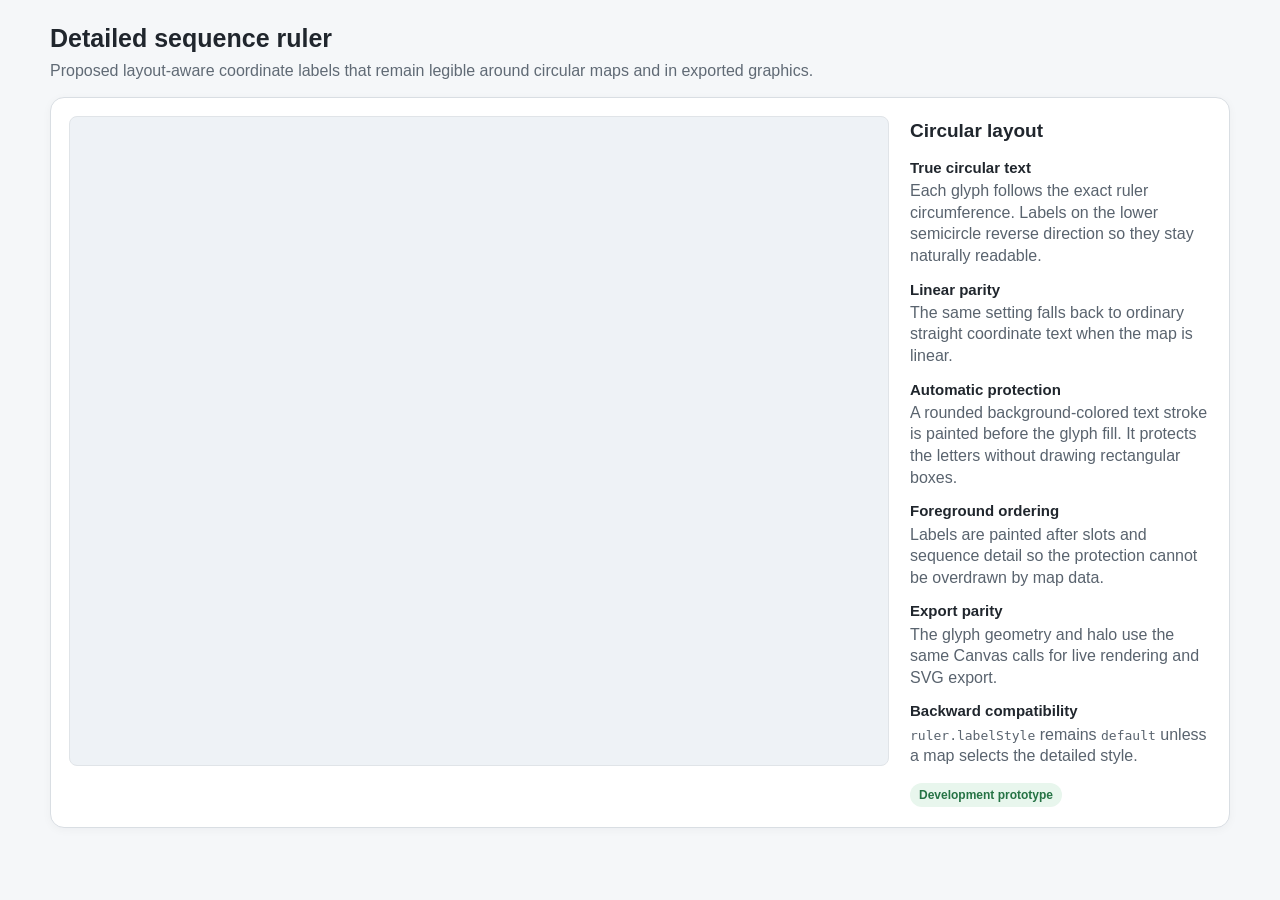
<file: design-evidence/detailed-ruler/index.html>
<!doctype html>
<html lang="en">
<head>
  <meta charset="utf-8" />
  <meta name="viewport" content="width=device-width, initial-scale=1" />
  <title>CGView detailed sequence-ruler proposal</title>
  <link rel="stylesheet" href="http://localhost:8766/cgview-js/docs/dist/cgview.css" />
  <style>
    * { box-sizing: border-box; }
    body { margin: 0; background: #f5f7f9; color: #20262d; font: 16px/1.35 -apple-system, BlinkMacSystemFont, "Segoe UI", sans-serif; }
    main { width: 1180px; margin: 22px auto; }
    h1 { margin: 0 0 4px; font-size: 25px; }
    .subtitle { margin: 0 0 16px; color: #606a75; }
    .card { display: grid; grid-template-columns: 820px 1fr; gap: 18px; padding: 18px; border: 1px solid #d9dee3; border-radius: 14px; background: white; box-shadow: 0 2px 10px rgba(20, 30, 40, 0.04); }
    #viewer { width: 820px; height: 650px; overflow: hidden; border: 1px solid #e0e4e8; border-radius: 8px; background: #eef2f6; }
    aside { padding: 2px 3px; }
    h2 { margin: 0 0 14px; font-size: 19px; }
    h3 { margin: 13px 0 2px; font-size: 15px; }
    p { margin: 0; color: #59636e; }
    code { font-size: 13px; }
    .tag { display: inline-block; margin-top: 16px; padding: 4px 9px; border-radius: 999px; background: #e8f6ed; color: #267345; font-size: 12px; font-weight: 700; }
  </style>
</head>
<body>
  <main>
    <h1>Detailed sequence ruler</h1>
    <p class="subtitle">Proposed layout-aware coordinate labels that remain legible around circular maps and in exported graphics.</p>
    <div class="card">
      <div id="viewer"></div>
      <aside>
        <h2 id="layout-title"></h2>
        <h3>True circular text</h3>
        <p>Each glyph follows the exact ruler circumference. Labels on the lower semicircle reverse direction so they stay naturally readable.</p>
        <h3>Linear parity</h3>
        <p>The same setting falls back to ordinary straight coordinate text when the map is linear.</p>
        <h3>Automatic protection</h3>
        <p>A rounded background-colored text stroke is painted before the glyph fill. It protects the letters without drawing rectangular boxes.</p>
        <h3>Foreground ordering</h3>
        <p>Labels are painted after slots and sequence detail so the protection cannot be overdrawn by map data.</p>
        <h3>Export parity</h3>
        <p>The glyph geometry and halo use the same Canvas calls for live rendering and SVG export.</p>
        <h3>Backward compatibility</h3>
        <p><code>ruler.labelStyle</code> remains <code>default</code> unless a map selects the detailed style.</p>
        <span class="tag">Development prototype</span>
      </aside>
    </div>
    <textarea id="svg-output" hidden></textarea>
  </main>
  <script src="http://localhost:8766/cgview-js/docs/scripts/d3.min.js"></script>
  <script src="http://localhost:8766/cgview-js/docs/scripts/svgcanvas.iife.js"></script>
  <script src="http://localhost:8766/cgview-js/docs/dist/cgview.js?v=detailed-ruler-proposal-1"></script>
  <script>
    const format = new URLSearchParams(window.location.search).get('format') || 'circular';
    document.getElementById('layout-title').textContent = `${format[0].toUpperCase()}${format.slice(1)} layout`;
    const cgv = new CGView.Viewer('#viewer', {width: 820, height: 650, SVGContext: svgcanvas.Context});
    fetch('http://localhost:8766/cgview-js/docs/test/maps/test_zoom_details.json')
      .then(response => response.json())
      .then(json => {
        json.cgview.settings.format = format;
        json.cgview.settings.backgroundColor = '#eef2f6';
        json.cgview.settings.showFeatureDirectionIndicators = false;
        json.cgview.settings.showFeatureTrackLabels = false;
        json.cgview.sequence.translation.visible = false;
        json.cgview.annotation.visible = false;
        json.cgview.legend.visible = false;
        Object.assign(json.cgview.ruler, {
          font: 'sans-serif,plain,14',
          color: '#20262d',
          labelPosition: 'outer',
          labelStyle: 'curved',
          labelHaloWidth: 5,
        });
        cgv.io.loadJSON(json);
        setTimeout(() => {
          document.getElementById('svg-output').value = cgv.io.getSVG();
        }, 250);
        window.proposalViewer = cgv;
      });
  </script>
</body>
</html>
</file>
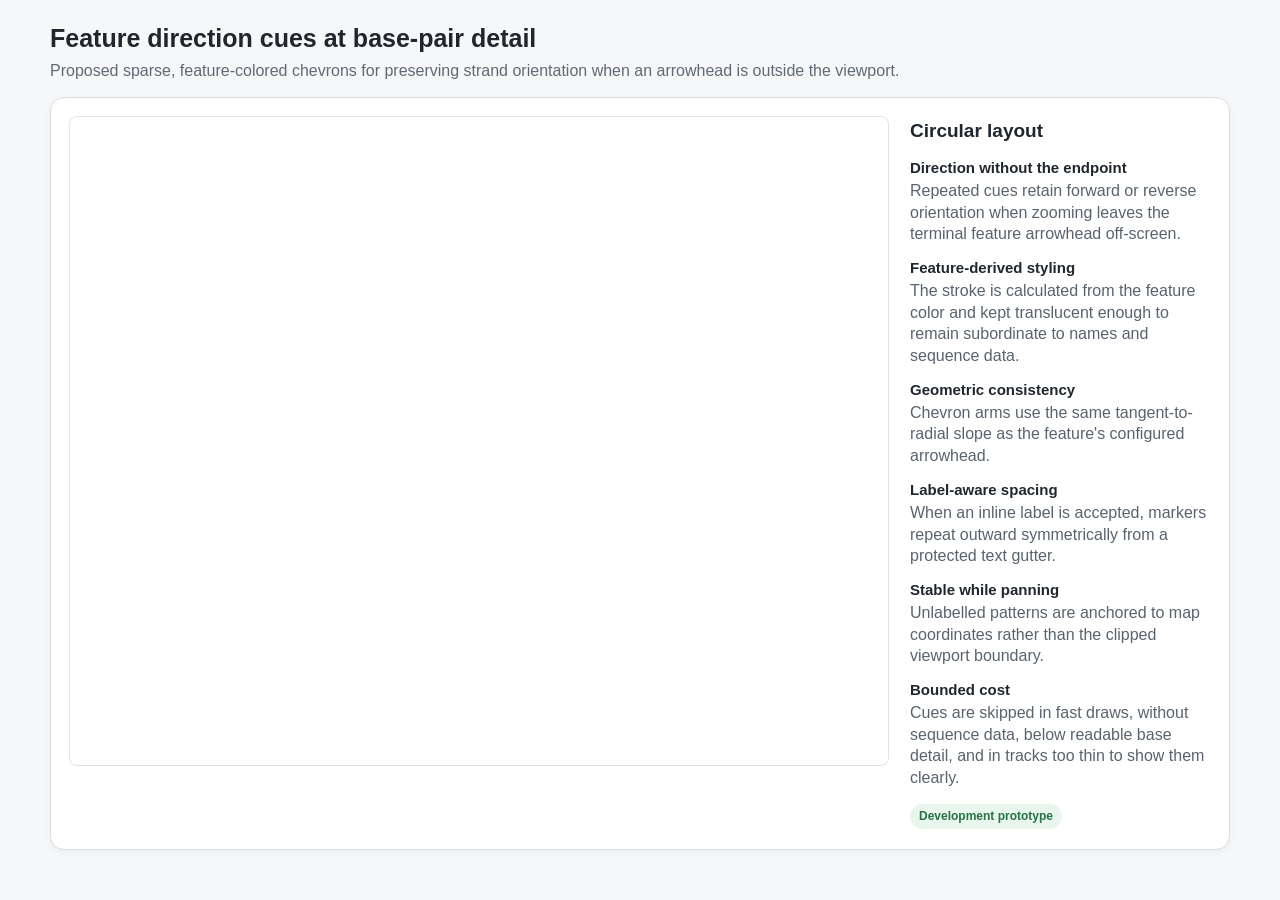
<file: design-evidence/direction-cues/index.html>
<!doctype html>
<html lang="en">
<head>
  <meta charset="utf-8" />
  <meta name="viewport" content="width=device-width, initial-scale=1" />
  <title>CGView feature-direction cue proposal</title>
  <link rel="stylesheet" href="http://localhost:8766/cgview-js/docs/dist/cgview.css" />
  <style>
    * { box-sizing: border-box; }
    body { margin: 0; background: #f5f7f9; color: #20262d; font: 16px/1.35 -apple-system, BlinkMacSystemFont, "Segoe UI", sans-serif; }
    main { width: 1180px; margin: 22px auto; }
    h1 { margin: 0 0 4px; font-size: 25px; }
    .subtitle { margin: 0 0 16px; color: #606a75; }
    .card { display: grid; grid-template-columns: 820px 1fr; gap: 18px; padding: 18px; border: 1px solid #d9dee3; border-radius: 14px; background: white; box-shadow: 0 2px 10px rgba(20, 30, 40, 0.04); }
    #viewer { width: 820px; height: 650px; overflow: hidden; border: 1px solid #e0e4e8; border-radius: 8px; background: white; }
    aside { padding: 2px 3px; }
    h2 { margin: 0 0 14px; font-size: 19px; }
    h3 { margin: 13px 0 2px; font-size: 15px; }
    p { margin: 0; color: #59636e; }
    code { font-size: 13px; }
    .tag { display: inline-block; margin-top: 16px; padding: 4px 9px; border-radius: 999px; background: #e8f6ed; color: #267345; font-size: 12px; font-weight: 700; }
  </style>
</head>
<body>
  <main>
    <h1>Feature direction cues at base-pair detail</h1>
    <p class="subtitle">Proposed sparse, feature-colored chevrons for preserving strand orientation when an arrowhead is outside the viewport.</p>
    <div class="card">
      <div id="viewer"></div>
      <aside>
        <h2 id="layout-title"></h2>
        <h3>Direction without the endpoint</h3>
        <p>Repeated cues retain forward or reverse orientation when zooming leaves the terminal feature arrowhead off-screen.</p>
        <h3>Feature-derived styling</h3>
        <p>The stroke is calculated from the feature color and kept translucent enough to remain subordinate to names and sequence data.</p>
        <h3>Geometric consistency</h3>
        <p>Chevron arms use the same tangent-to-radial slope as the feature's configured arrowhead.</p>
        <h3>Label-aware spacing</h3>
        <p>When an inline label is accepted, markers repeat outward symmetrically from a protected text gutter.</p>
        <h3>Stable while panning</h3>
        <p>Unlabelled patterns are anchored to map coordinates rather than the clipped viewport boundary.</p>
        <h3>Bounded cost</h3>
        <p>Cues are skipped in fast draws, without sequence data, below readable base detail, and in tracks too thin to show them clearly.</p>
        <span class="tag">Development prototype</span>
      </aside>
    </div>
    <textarea id="svg-output" hidden></textarea>
  </main>
  <script src="http://localhost:8766/cgview-js/docs/scripts/d3.min.js"></script>
  <script src="http://localhost:8766/cgview-js/docs/scripts/svgcanvas.iife.js"></script>
  <script src="http://localhost:8766/cgview-js/docs/dist/cgview.js?v=direction-cues-proposal-1"></script>
  <script>
    const format = new URLSearchParams(window.location.search).get('format') || 'circular';
    document.getElementById('layout-title').textContent = `${format[0].toUpperCase()}${format.slice(1)} layout`;
    const cgv = new CGView.Viewer('#viewer', {width: 820, height: 650, SVGContext: svgcanvas.Context});
    fetch('http://localhost:8766/cgview-js/docs/test/maps/test_zoom_details.json')
      .then(response => response.json())
      .then(json => {
        json.cgview.settings.format = format;
        json.cgview.settings.showFeatureDirectionIndicators = true;
        json.cgview.settings.showFeatureTrackLabels = false;
        json.cgview.sequence.translation.visible = false;
        json.cgview.legend.visible = false;
        json.cgview.ruler.labelStyle = 'default';
        Object.assign(json.cgview.annotation, {
          font: 'sans-serif,bold,14',
          labelPosition: 'inline',
          inlineLabelAllowShrinking: true,
          inlineLabelAllowTruncation: false,
          inlineLabelMinFontSize: 9,
        });
        cgv.io.loadJSON(json);
        cgv.zoomTo(72, cgv.maxZoomFactor, {duration: 0});
        setTimeout(() => {
          document.getElementById('svg-output').value = cgv.io.getSVG();
        }, 300);
        window.proposalViewer = cgv;
      });
  </script>
</body>
</html>
</file>
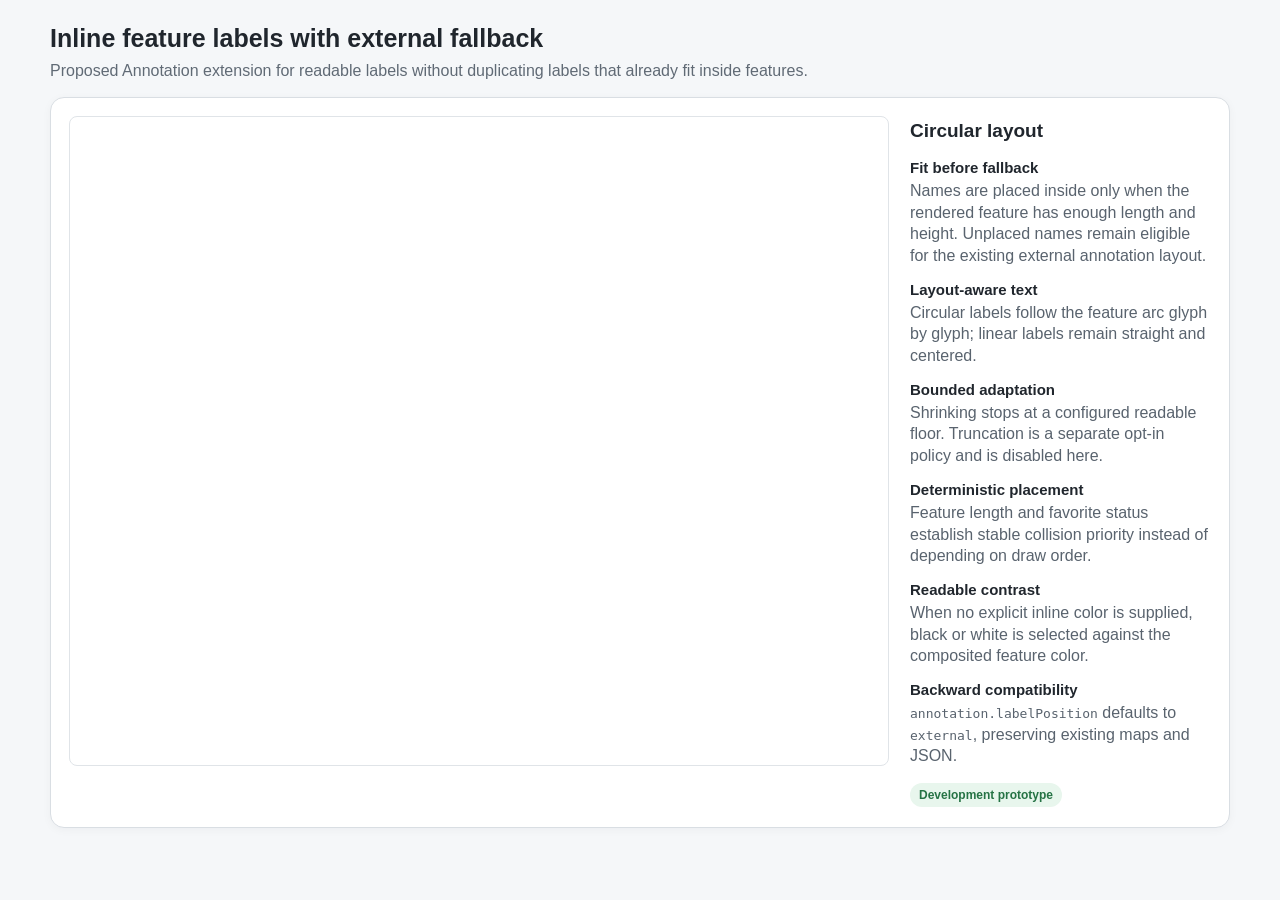
<file: design-evidence/inline-labels/index.html>
<!doctype html>
<html lang="en">
<head>
  <meta charset="utf-8" />
  <meta name="viewport" content="width=device-width, initial-scale=1" />
  <title>CGView inline feature-label proposal</title>
  <link rel="stylesheet" href="http://localhost:8765/dist/cgview.css" />
  <style>
    * { box-sizing: border-box; }
    body { margin: 0; background: #f5f7f9; color: #20262d; font: 16px/1.35 -apple-system, BlinkMacSystemFont, "Segoe UI", sans-serif; }
    main { width: 1180px; margin: 22px auto; }
    h1 { margin: 0 0 4px; font-size: 25px; }
    .subtitle { margin: 0 0 16px; color: #606a75; }
    .card { display: grid; grid-template-columns: 820px 1fr; gap: 18px; padding: 18px; border: 1px solid #d9dee3; border-radius: 14px; background: white; box-shadow: 0 2px 10px rgba(20, 30, 40, 0.04); }
    #viewer { width: 820px; height: 650px; overflow: hidden; border: 1px solid #e0e4e8; border-radius: 8px; background: white; }
    aside { padding: 2px 3px; }
    h2 { margin: 0 0 14px; font-size: 19px; }
    h3 { margin: 13px 0 2px; font-size: 15px; }
    p { margin: 0; color: #59636e; }
    code { font-size: 13px; }
    .tag { display: inline-block; margin-top: 16px; padding: 4px 9px; border-radius: 999px; background: #e8f6ed; color: #267345; font-size: 12px; font-weight: 700; }
  </style>
</head>
<body>
  <main>
    <h1>Inline feature labels with external fallback</h1>
    <p class="subtitle">Proposed Annotation extension for readable labels without duplicating labels that already fit inside features.</p>
    <div class="card">
      <div id="viewer"></div>
      <aside>
        <h2 id="layout-title"></h2>
        <h3>Fit before fallback</h3>
        <p>Names are placed inside only when the rendered feature has enough length and height. Unplaced names remain eligible for the existing external annotation layout.</p>
        <h3>Layout-aware text</h3>
        <p>Circular labels follow the feature arc glyph by glyph; linear labels remain straight and centered.</p>
        <h3>Bounded adaptation</h3>
        <p>Shrinking stops at a configured readable floor. Truncation is a separate opt-in policy and is disabled here.</p>
        <h3>Deterministic placement</h3>
        <p>Feature length and favorite status establish stable collision priority instead of depending on draw order.</p>
        <h3>Readable contrast</h3>
        <p>When no explicit inline color is supplied, black or white is selected against the composited feature color.</p>
        <h3>Backward compatibility</h3>
        <p><code>annotation.labelPosition</code> defaults to <code>external</code>, preserving existing maps and JSON.</p>
        <span class="tag">Development prototype</span>
      </aside>
    </div>
  </main>
  <script src="http://localhost:8765/scripts/d3.min.js"></script>
  <script src="http://localhost:8765/dist/cgview.js?v=inline-label-proposal-1"></script>
  <script>
    const format = new URLSearchParams(window.location.search).get('format') || 'circular';
    document.getElementById('layout-title').textContent = `${format[0].toUpperCase()}${format.slice(1)} layout`;
    const cgv = new CGView.Viewer('#viewer', {width: 820, height: 650});
    fetch('http://localhost:8765/test/maps/test_zoom_details.json')
      .then(response => response.json())
      .then(json => {
        json.cgview.settings.format = format;
        json.cgview.settings.showFeatureDirectionIndicators = false;
        json.cgview.settings.showFeatureTrackLabels = false;
        json.cgview.sequence.translation.visible = false;
        json.cgview.legend.visible = false;
        json.cgview.ruler.labelStyle = 'radial';
        json.cgview.features.find(feature => feature.start === 326).name =
          format === 'linear' ? 'small binder' : 'small DNA-binding protein gamma';
        Object.assign(json.cgview.annotation, {
          font: 'sans-serif,bold,15',
          labelPosition: 'both',
          inlineLabelAllowShrinking: true,
          inlineLabelAllowTruncation: false,
          inlineLabelMinZoomFactor: 1,
          inlineLabelMinFontSize: 9,
          inlineLabelPadding: 3,
        });
        cgv.io.loadJSON(json);
        window.proposalViewer = cgv;
      });
  </script>
</body>
</html>
</file>
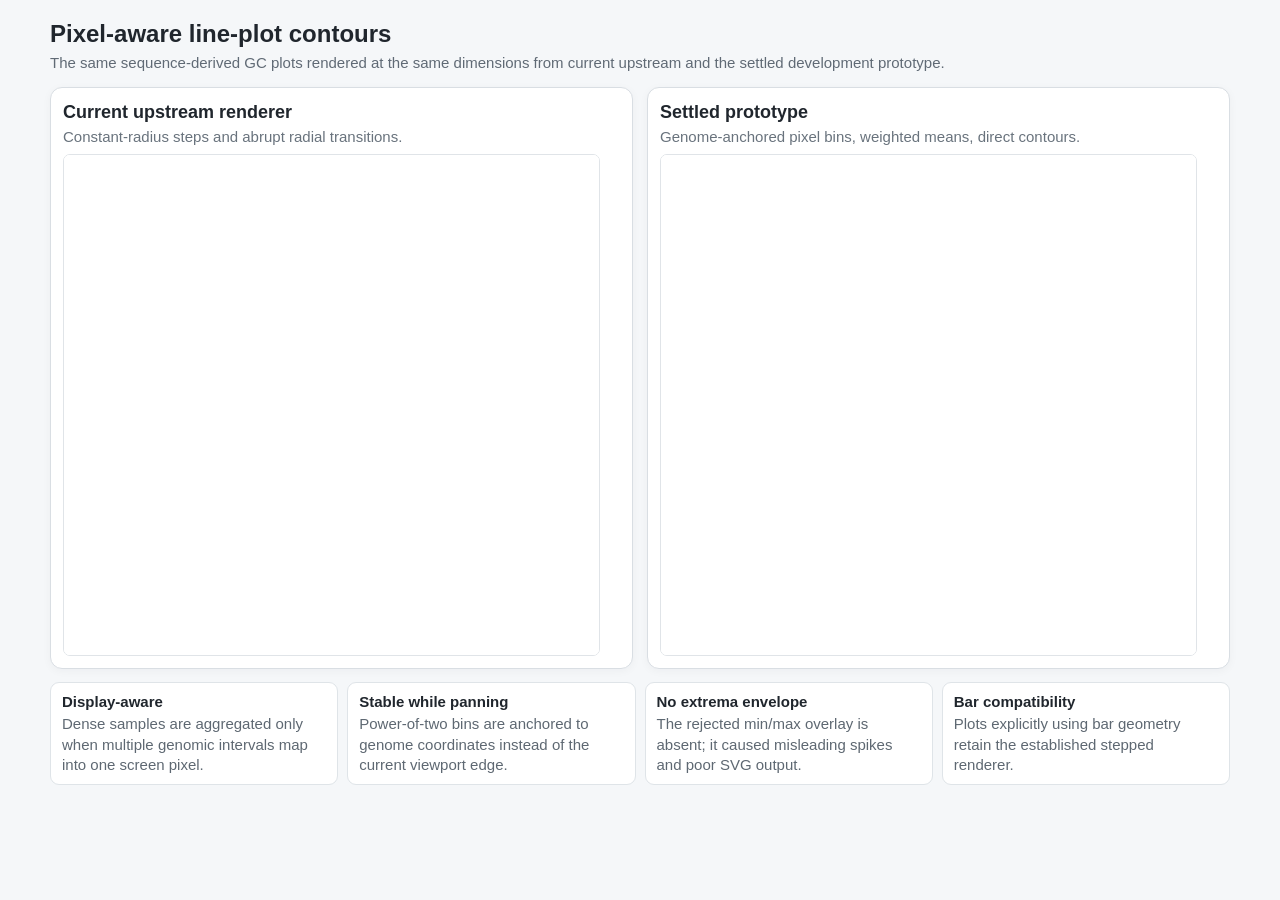
<file: design-evidence/plot-rendering/index.html>
<!doctype html>
<html lang="en">
<head>
  <meta charset="utf-8" />
  <meta name="viewport" content="width=device-width, initial-scale=1" />
  <title>CGView pixel-aware plot-rendering proposal</title>
  <style>
    * { box-sizing: border-box; }
    body { margin: 0; background: #f5f7f9; color: #20262d; font: 15px/1.35 -apple-system, BlinkMacSystemFont, "Segoe UI", sans-serif; }
    main { width: 1180px; margin: 18px auto; }
    h1 { margin: 0 0 3px; font-size: 24px; }
    .subtitle { margin: 0 0 13px; color: #606a75; }
    .comparison { display: grid; grid-template-columns: 1fr 1fr; gap: 14px; }
    .panel { padding: 12px; border: 1px solid #d9dee3; border-radius: 12px; background: white; box-shadow: 0 2px 10px rgba(20, 30, 40, 0.04); }
    h2 { margin: 0 0 3px; font-size: 18px; }
    .caption { margin: 0 0 7px; color: #69737d; }
    iframe { display: block; width: 537px; height: 502px; border: 1px solid #e0e4e8; border-radius: 7px; background: white; }
    .notes { display: grid; grid-template-columns: repeat(4, 1fr); gap: 9px; margin-top: 13px; }
    .note { padding: 9px 11px; border: 1px solid #dfe4e8; border-radius: 9px; background: white; }
    .note strong { display: block; margin-bottom: 2px; }
    .note span { color: #5e6872; }
  </style>
</head>
<body>
  <main>
    <h1>Pixel-aware line-plot contours</h1>
    <p class="subtitle">The same sequence-derived GC plots rendered at the same dimensions from current upstream and the settled development prototype.</p>
    <div class="comparison">
      <section class="panel">
        <h2>Current upstream renderer</h2>
        <p class="caption">Constant-radius steps and abrupt radial transitions.</p>
        <iframe id="upstream" title="Current upstream plot"></iframe>
      </section>
      <section class="panel">
        <h2>Settled prototype</h2>
        <p class="caption">Genome-anchored pixel bins, weighted means, direct contours.</p>
        <iframe id="development" title="Pixel-aware plot"></iframe>
      </section>
    </div>
    <div class="notes">
      <div class="note"><strong>Display-aware</strong><span>Dense samples are aggregated only when multiple genomic intervals map into one screen pixel.</span></div>
      <div class="note"><strong>Stable while panning</strong><span>Power-of-two bins are anchored to genome coordinates instead of the current viewport edge.</span></div>
      <div class="note"><strong>No extrema envelope</strong><span>The rejected min/max overlay is absent; it caused misleading spikes and poor SVG output.</span></div>
      <div class="note"><strong>Bar compatibility</strong><span>Plots explicitly using bar geometry retain the established stepped renderer.</span></div>
    </div>
    <output id="metrics" hidden></output>
  </main>
  <script>
    const format = new URLSearchParams(window.location.search).get('format') || 'circular';
    document.getElementById('upstream').src = `viewer.html?implementation=upstream&format=${format}`;
    document.getElementById('development').src = `viewer.html?implementation=development&format=${format}`;
    const timer = setInterval(() => {
      const frames = ['upstream', 'development'].map(id => document.getElementById(id).contentDocument);
      const values = frames.map(frame => frame?.getElementById('metrics')?.value).filter(Boolean);
      if (values.length === 2) {
        clearInterval(timer);
        document.getElementById('metrics').value = JSON.stringify(values.map(JSON.parse));
      }
    }, 100);
  </script>
</body>
</html>
</file>
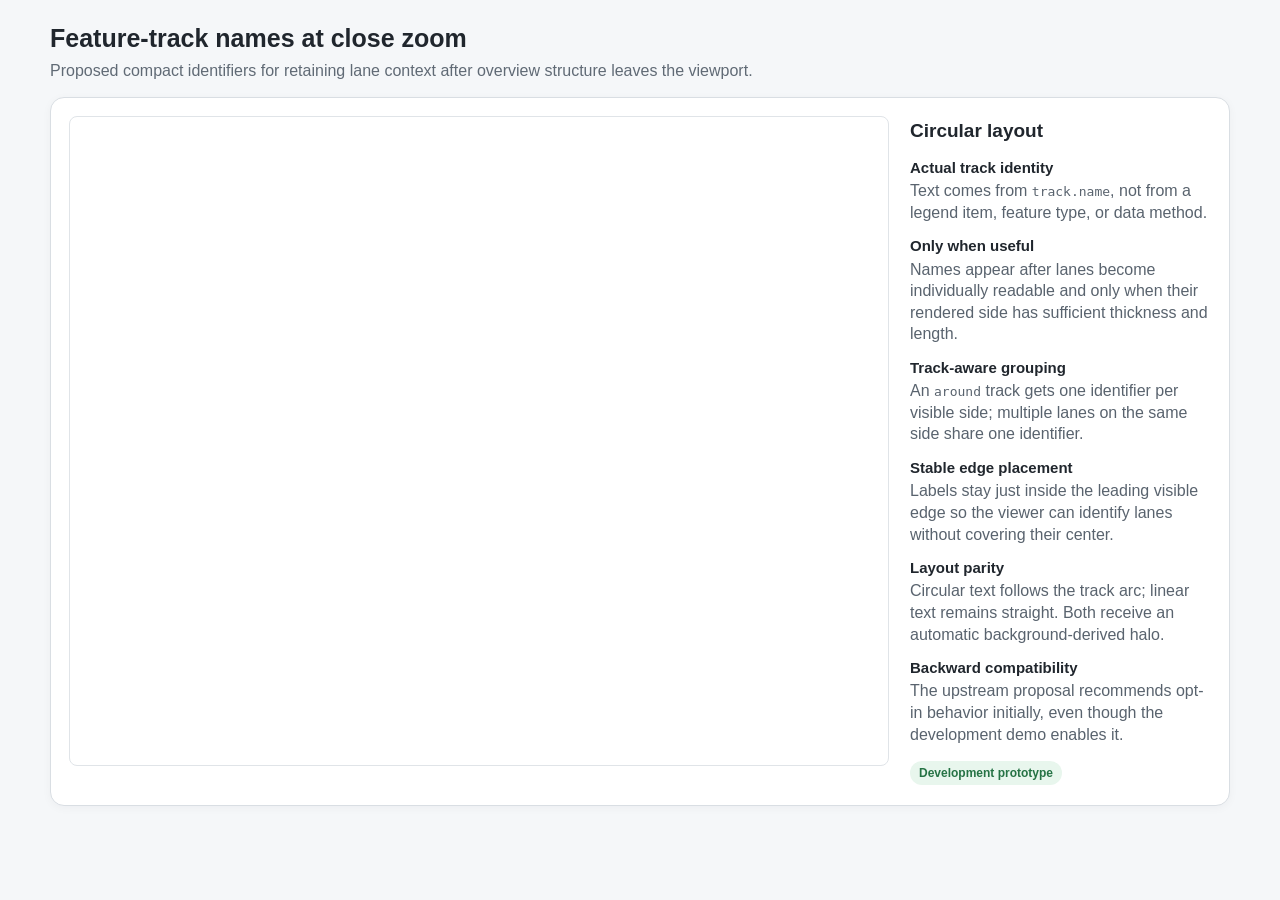
<file: design-evidence/track-names/index.html>
<!doctype html>
<html lang="en">
<head>
  <meta charset="utf-8" />
  <meta name="viewport" content="width=device-width, initial-scale=1" />
  <title>CGView zoomed feature-track name proposal</title>
  <link rel="stylesheet" href="http://localhost:8766/cgview-js/docs/dist/cgview.css" />
  <style>
    * { box-sizing: border-box; }
    body { margin: 0; background: #f5f7f9; color: #20262d; font: 16px/1.35 -apple-system, BlinkMacSystemFont, "Segoe UI", sans-serif; }
    main { width: 1180px; margin: 22px auto; }
    h1 { margin: 0 0 4px; font-size: 25px; }
    .subtitle { margin: 0 0 16px; color: #606a75; }
    .card { display: grid; grid-template-columns: 820px 1fr; gap: 18px; padding: 18px; border: 1px solid #d9dee3; border-radius: 14px; background: white; box-shadow: 0 2px 10px rgba(20, 30, 40, 0.04); }
    #viewer { width: 820px; height: 650px; overflow: hidden; border: 1px solid #e0e4e8; border-radius: 8px; background: white; }
    aside { padding: 2px 3px; }
    h2 { margin: 0 0 14px; font-size: 19px; }
    h3 { margin: 13px 0 2px; font-size: 15px; }
    p { margin: 0; color: #59636e; }
    code { font-size: 13px; }
    .tag { display: inline-block; margin-top: 16px; padding: 4px 9px; border-radius: 999px; background: #e8f6ed; color: #267345; font-size: 12px; font-weight: 700; }
  </style>
</head>
<body>
  <main>
    <h1>Feature-track names at close zoom</h1>
    <p class="subtitle">Proposed compact identifiers for retaining lane context after overview structure leaves the viewport.</p>
    <div class="card">
      <div id="viewer"></div>
      <aside>
        <h2 id="layout-title"></h2>
        <h3>Actual track identity</h3>
        <p>Text comes from <code>track.name</code>, not from a legend item, feature type, or data method.</p>
        <h3>Only when useful</h3>
        <p>Names appear after lanes become individually readable and only when their rendered side has sufficient thickness and length.</p>
        <h3>Track-aware grouping</h3>
        <p>An <code>around</code> track gets one identifier per visible side; multiple lanes on the same side share one identifier.</p>
        <h3>Stable edge placement</h3>
        <p>Labels stay just inside the leading visible edge so the viewer can identify lanes without covering their center.</p>
        <h3>Layout parity</h3>
        <p>Circular text follows the track arc; linear text remains straight. Both receive an automatic background-derived halo.</p>
        <h3>Backward compatibility</h3>
        <p>The upstream proposal recommends opt-in behavior initially, even though the development demo enables it.</p>
        <span class="tag">Development prototype</span>
      </aside>
    </div>
    <textarea id="svg-output" hidden></textarea>
  </main>
  <script src="http://localhost:8766/cgview-js/docs/scripts/d3.min.js"></script>
  <script src="http://localhost:8766/cgview-js/docs/scripts/svgcanvas.iife.js"></script>
  <script src="http://localhost:8766/cgview-js/docs/dist/cgview.js?v=track-names-proposal-1"></script>
  <script>
    const format = new URLSearchParams(window.location.search).get('format') || 'circular';
    document.getElementById('layout-title').textContent = `${format[0].toUpperCase()}${format.slice(1)} layout`;
    const cgv = new CGView.Viewer('#viewer', {width: 820, height: 650, SVGContext: svgcanvas.Context});
    fetch('http://localhost:8766/cgview-js/docs/test/maps/test_zoom_details.json')
      .then(response => response.json())
      .then(json => {
        json.cgview.settings.format = format;
        json.cgview.settings.showFeatureDirectionIndicators = false;
        json.cgview.settings.showFeatureTrackLabels = true;
        json.cgview.sequence.translation.visible = false;
        json.cgview.legend.visible = false;
        json.cgview.annotation.labelPosition = 'none';
        json.cgview.ruler.labelStyle = 'default';
        json.cgview.tracks[0].name = 'Curated genes';
        json.cgview.tracks[0].thicknessRatio = 2.4;
        json.cgview.features.push(
          {name: 'orf-a', type: 'ORF', start: 58, stop: 146, strand: 1, source: 'predicted', legend: 'Regulation'},
          {name: 'orf-b', type: 'ORF', start: 206, stop: 292, strand: 1, source: 'predicted', legend: 'Transport'}
        );
        json.cgview.tracks.push({
          name: 'Predicted ORFs',
          separateFeaturesBy: 'none',
          position: 'outside',
          thicknessRatio: 1.4,
          dataType: 'feature',
          dataMethod: 'source',
          dataKeys: 'predicted'
        });
        cgv.io.loadJSON(json);
        cgv.zoomTo(178, 7, {duration: 0});
        setTimeout(() => {
          document.getElementById('svg-output').value = cgv.io.getSVG();
        }, 350);
        window.proposalViewer = cgv;
      });
  </script>
</body>
</html>
</file>
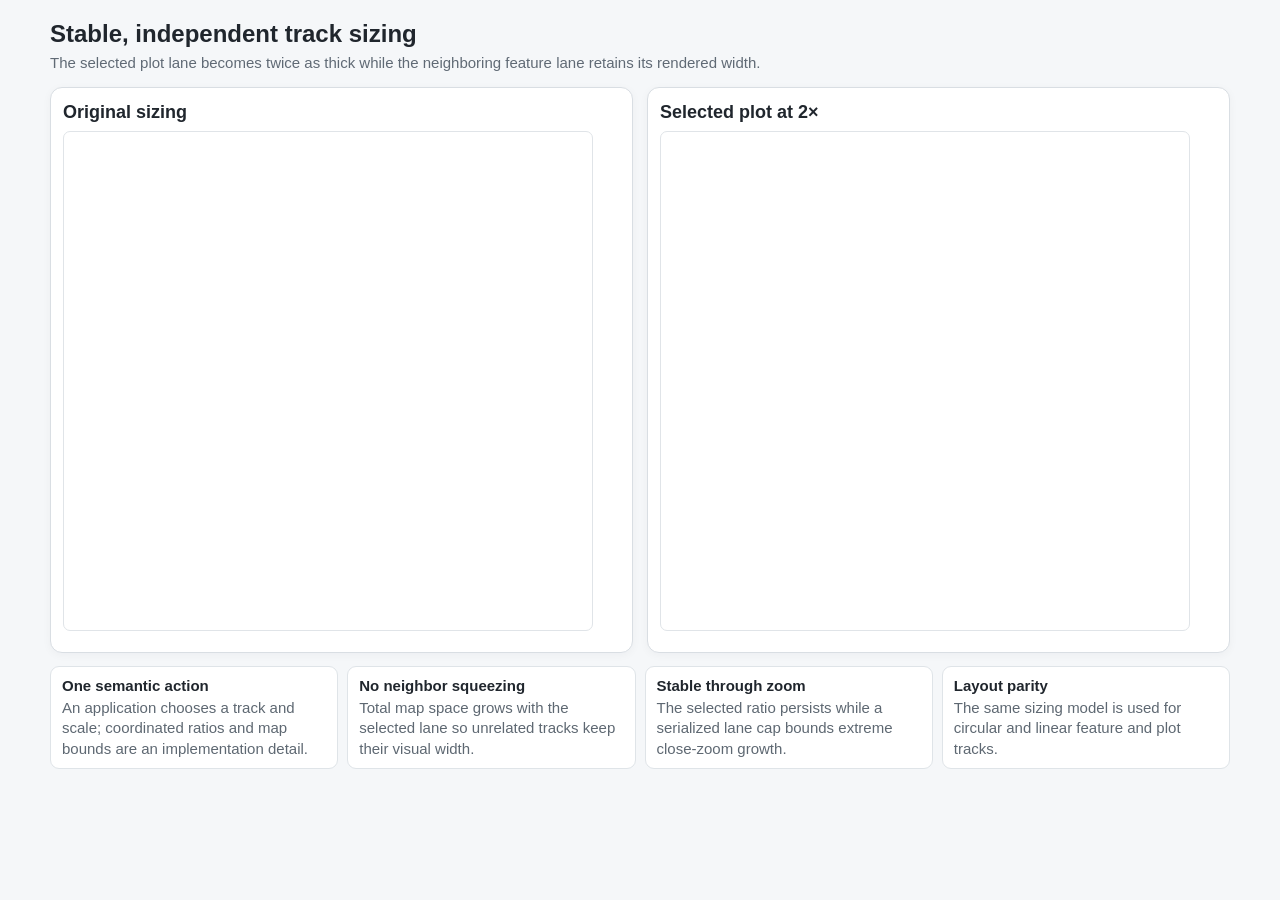
<file: design-evidence/track-sizing/index.html>
<!doctype html>
<html lang="en">
<head>
  <meta charset="utf-8" />
  <meta name="viewport" content="width=device-width, initial-scale=1" />
  <title>CGView stable track-sizing proposal</title>
  <link rel="stylesheet" href="http://localhost:8766/cgview-js/docs/dist/cgview.css" />
  <style>
    * { box-sizing: border-box; }
    body { margin: 0; background: #f5f7f9; color: #20262d; font: 15px/1.35 -apple-system, BlinkMacSystemFont, "Segoe UI", sans-serif; }
    main { width: 1180px; margin: 18px auto; }
    h1 { margin: 0 0 3px; font-size: 24px; }
    .subtitle { margin: 0 0 13px; color: #606a75; }
    .comparison { display: grid; grid-template-columns: 1fr 1fr; gap: 14px; }
    .panel { padding: 12px; border: 1px solid #d9dee3; border-radius: 12px; background: white; box-shadow: 0 2px 10px rgba(20, 30, 40, 0.04); }
    h2 { margin: 0 0 7px; font-size: 18px; }
    .viewer { width: 530px; height: 500px; overflow: hidden; border: 1px solid #e0e4e8; border-radius: 7px; background: white; }
    .metrics { display: grid; grid-template-columns: 1fr 1fr; gap: 7px; margin-top: 9px; }
    .metric { padding: 7px 9px; border-radius: 7px; background: #f4f7f9; color: #53606b; }
    .metric strong { display: block; color: #20262d; font-size: 17px; }
    .notes { display: grid; grid-template-columns: repeat(4, 1fr); gap: 9px; margin-top: 13px; }
    .note { padding: 9px 11px; border: 1px solid #dfe4e8; border-radius: 9px; background: white; }
    .note strong { display: block; margin-bottom: 2px; }
    .note span { color: #5e6872; }
  </style>
</head>
<body>
  <main>
    <h1>Stable, independent track sizing</h1>
    <p class="subtitle">The selected plot lane becomes twice as thick while the neighboring feature lane retains its rendered width.</p>
    <div class="comparison">
      <section class="panel">
        <h2>Original sizing</h2>
        <div id="before" class="viewer"></div>
        <div id="before-metrics" class="metrics"></div>
      </section>
      <section class="panel">
        <h2>Selected plot at 2×</h2>
        <div id="after" class="viewer"></div>
        <div id="after-metrics" class="metrics"></div>
      </section>
    </div>
    <div class="notes">
      <div class="note"><strong>One semantic action</strong><span>An application chooses a track and scale; coordinated ratios and map bounds are an implementation detail.</span></div>
      <div class="note"><strong>No neighbor squeezing</strong><span>Total map space grows with the selected lane so unrelated tracks keep their visual width.</span></div>
      <div class="note"><strong>Stable through zoom</strong><span>The selected ratio persists while a serialized lane cap bounds extreme close-zoom growth.</span></div>
      <div class="note"><strong>Layout parity</strong><span>The same sizing model is used for circular and linear feature and plot tracks.</span></div>
    </div>
    <textarea id="before-svg" hidden></textarea>
    <textarea id="after-svg" hidden></textarea>
    <output id="verification" hidden></output>
  </main>
  <script src="http://localhost:8766/cgview-js/docs/scripts/d3.min.js"></script>
  <script src="http://localhost:8766/cgview-js/docs/scripts/svgcanvas.iife.js"></script>
  <script src="http://localhost:8766/cgview-js/docs/dist/cgview.js?v=track-sizing-proposal-1"></script>
  <script>
    const format = new URLSearchParams(window.location.search).get('format') || 'circular';
    const positions = Array.from({length: 61}, (_, index) => 1 + (index * 20));
    const scores = positions.map((_, index) => (Math.sin(index / 3) * 0.72) + (Math.cos(index / 7) * 0.22));

    function mapData() {
      return {
        cgview: {
          version: '1.6.0',
          name: 'Track sizing evidence',
          sequence: {length: 1200},
          settings: {
            format,
            backgroundColor: 'white',
            showShading: true,
            initialMapThicknessProportion: 0.13,
            maxMapThicknessProportion: 0.55,
            maxSlotThickness: 54
          },
          backbone: {color: '#8c949c', thickness: 5},
          ruler: {visible: true},
          annotation: {visible: false},
          legend: {
            visible: false,
            items: [
              {name: 'Genes', swatchColor: '#4b93c3'},
              {name: 'Signal positive', swatchColor: '#20955b'},
              {name: 'Signal negative', swatchColor: '#a43e91'}
            ]
          },
          features: [
            {name: 'gene-a', type: 'CDS', start: 40, stop: 300, strand: 1, source: 'genes', legend: 'Genes'},
            {name: 'gene-b', type: 'CDS', start: 390, stop: 660, strand: -1, source: 'genes', legend: 'Genes'},
            {name: 'gene-c', type: 'CDS', start: 760, stop: 1110, strand: 1, source: 'genes', legend: 'Genes'}
          ],
          plots: [{
            name: 'Signal', source: 'signal', type: 'line', positions, scores,
            baseline: 0, axisMin: -1, axisMax: 1,
            legendPositive: 'Signal positive', legendNegative: 'Signal negative'
          }],
          tracks: [
            {name: 'Genes', dataType: 'feature', dataMethod: 'source', dataKeys: 'genes', position: 'outside', separateFeaturesBy: 'none', thicknessRatio: 1},
            {name: 'Signal', dataType: 'plot', dataMethod: 'source', dataKeys: 'signal', position: 'inside', thicknessRatio: 1}
          ]
        }
      };
    }

    function measurements(cgv) {
      return {
        feature: cgv.tracks(1).slots(1).thickness,
        plot: cgv.tracks(2).slots(1).thickness,
        ratio: cgv.tracks(2).thicknessRatio,
        maxSlotThickness: cgv.settings.maxSlotThickness
      };
    }

    function scaleSelectedTrack(cgv, track, scale) {
      const selectedSlots = track.slots().filter(slot => slot.visible);
      const currentRatio = track.thicknessRatio;
      const nextRatio = currentRatio * scale;
      const visibleSlots = cgv.layout.visibleSlots();
      const currentRatioSum = visibleSlots.reduce((sum, slot) => sum + slot.thicknessRatio, 0);
      const nextRatioSum = currentRatioSum + (selectedSlots.length * (nextRatio - currentRatio));
      const availableSpaceScale = nextRatioSum / currentRatioSum;
      cgv.layout.batchProportionUpdates(() => {
        cgv.settings.update({
          initialMapThicknessProportion: cgv.settings.initialMapThicknessProportion * availableSpaceScale,
          maxMapThicknessProportion: cgv.settings.maxMapThicknessProportion * availableSpaceScale,
          maxSlotThickness: cgv.settings.maxSlotThickness * scale
        });
        track.update({thicknessRatio: nextRatio});
      }, {duration: 0});
      cgv.layout.updateLayout(true);
      cgv.draw();
    }

    function metricMarkup(values) {
      return `<div class="metric">Feature lane<strong>${values.feature.toFixed(1)} px</strong></div>` +
        `<div class="metric">Selected plot<strong>${values.plot.toFixed(1)} px</strong></div>`;
    }

    const before = new CGView.Viewer('#before', {width: 530, height: 500, SVGContext: svgcanvas.Context});
    const after = new CGView.Viewer('#after', {width: 530, height: 500, SVGContext: svgcanvas.Context});
    before.io.loadJSON(mapData());
    after.io.loadJSON(mapData());
    scaleSelectedTrack(after, after.tracks(2), 2);
    const beforeValues = measurements(before);
    const afterValues = measurements(after);
    document.getElementById('before-metrics').innerHTML = metricMarkup(beforeValues);
    document.getElementById('after-metrics').innerHTML = metricMarkup(afterValues);

    setTimeout(() => {
      document.getElementById('before-svg').value = before.io.getSVG();
      document.getElementById('after-svg').value = after.io.getSVG();
      document.getElementById('verification').value = JSON.stringify({
        format, before: beforeValues, after: afterValues,
        json: after.io.toJSON().cgview.settings,
        track: after.io.toJSON().cgview.tracks.find(track => track.name === 'Signal')
      });
    }, 350);
    window.beforeViewer = before;
    window.afterViewer = after;
  </script>
</body>
</html>
</file>
